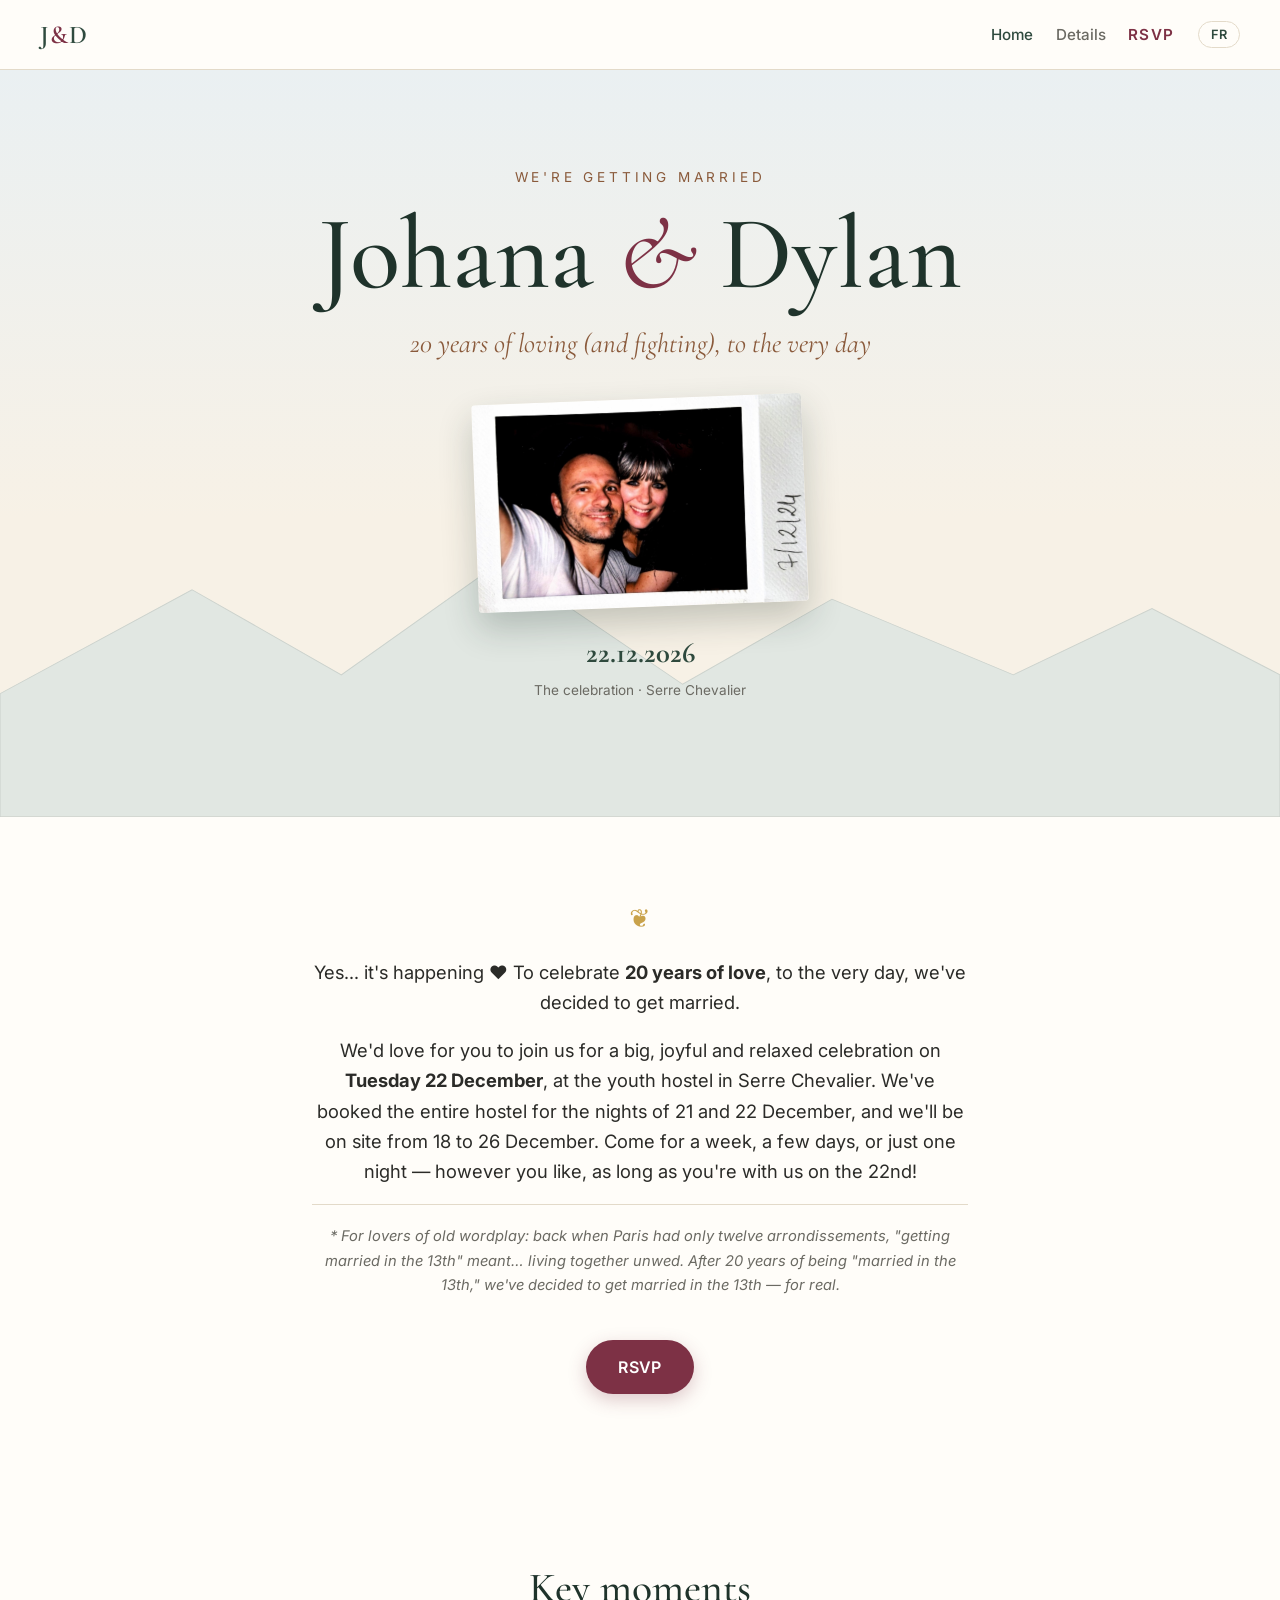
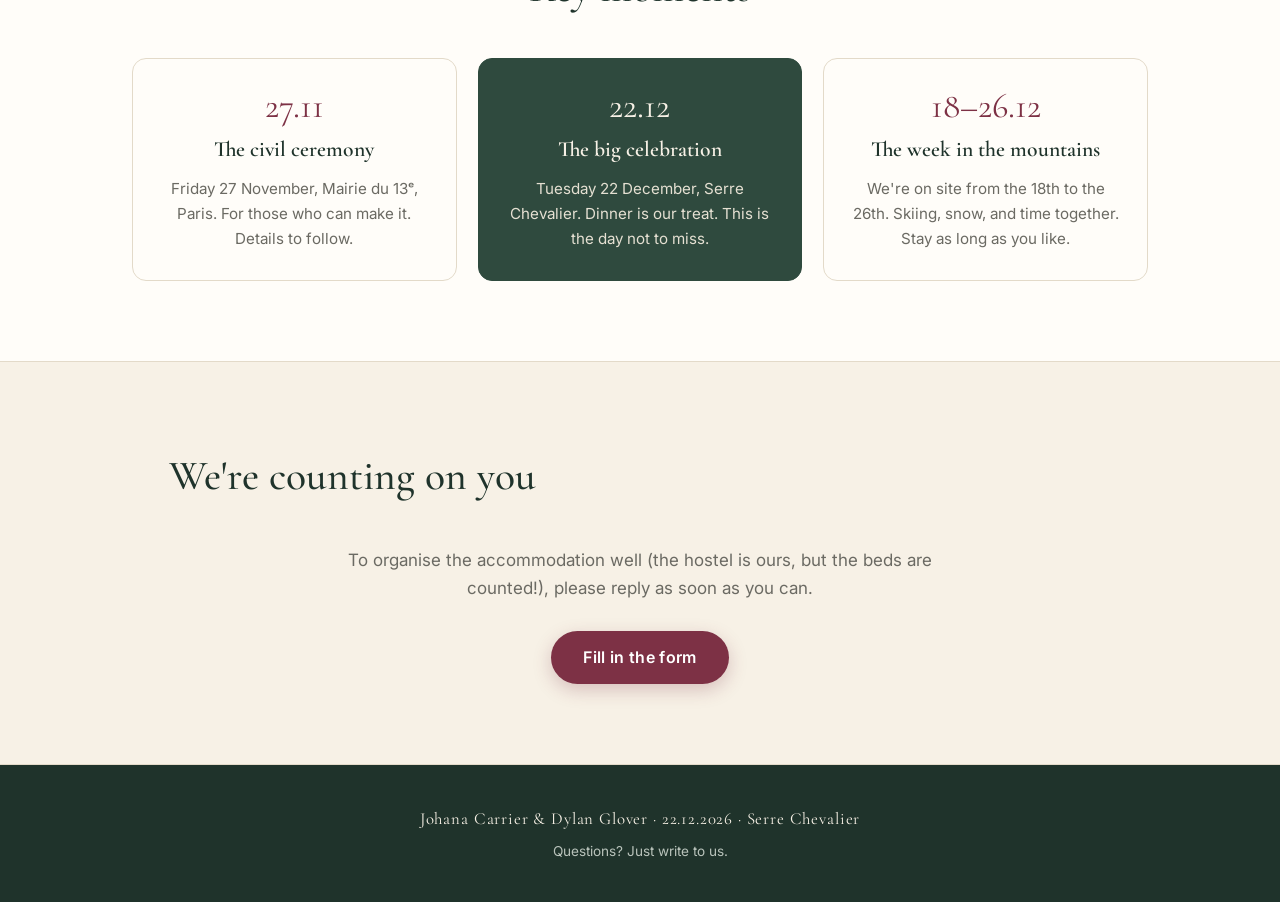
<file: index.html>
<!doctype html>
<html lang="fr" data-lang="fr">
<head>
  <meta charset="utf-8" />
  <meta name="viewport" content="width=device-width, initial-scale=1" />
  <title>Johana & Dylan · 22 décembre 2026</title>
  <meta name="description" content="Johana & Dylan se marient — 22 décembre 2026, Serre Chevalier." />
  <link rel="preconnect" href="https://fonts.googleapis.com" />
  <link rel="preconnect" href="https://fonts.gstatic.com" crossorigin />
  <link href="https://fonts.googleapis.com/css2?family=Cormorant+Garamond:ital,wght@0,400;0,500;0,600;1,400&family=Inter:wght@400;500;600&display=swap" rel="stylesheet" />
  <link rel="stylesheet" href="css/style.css" />
  <link rel="icon" href="assets/favicon.svg" />
</head>
<body>
  <!-- NAV -->
  <header class="nav">
    <a class="brand" href="index.html">J<span class="amp">&amp;</span>D</a>
    <nav class="nav-links">
      <a href="index.html" class="active"><span class="fr">Accueil</span><span class="en">Home</span></a>
      <a href="infos.html"><span class="fr">Infos pratiques</span><span class="en">Details</span></a>
      <a href="rsvp.html" class="cta-link">RSVP</a>
    </nav>
    <button class="lang-toggle" id="langToggle" aria-label="Language">
      <span class="fr">EN</span><span class="en">FR</span>
    </button>
  </header>

  <!-- HERO -->
  <section class="hero">
    <div class="peaks" aria-hidden="true">
      <svg viewBox="0 0 1200 300" preserveAspectRatio="none"><path d="M0,300 L0,170 L180,60 L320,150 L470,30 L640,160 L780,70 L950,150 L1080,80 L1200,150 L1200,300 Z"/></svg>
    </div>
    <div class="hero-inner">
      <p class="eyebrow"><span class="fr">Nous nous marions</span><span class="en">We're getting married</span></p>
      <h1 class="names">Johana <span class="amp">&amp;</span> Dylan</h1>
      <p class="tagline"><span class="fr">20 ans d'amour (et de chamailleries), jour pour jour</span><span class="en">20 years of loving (and fighting), to the very day</span></p>
      <img class="hero-photo" src="assets/couple.jpg" alt="Johana &amp; Dylan" loading="lazy" />
      <div class="hero-dates">
        <div><strong>22.12.2026</strong><span class="fr">La grande fête · Serre Chevalier</span><span class="en">The celebration · Serre Chevalier</span></div>
      </div>
    </div>
  </section>

  <!-- STORY -->
  <section class="section story">
    <span class="ornament">❦</span>
    <div class="fr">
      <p>Et oui… ❤️ Pour célébrer <strong>20 ans d'histoire d'amour</strong>, jour pour jour, nous avons décidé de nous marier.</p>
      <p>Nous vous donnons rendez-vous pour une grande fête, joyeuse et simple, le <strong>mardi 22 décembre</strong>, à l'auberge de jeunesse de Serre Chevalier. Nous avons privatisé toute l'auberge pour les nuits des 21 et 22 décembre. Nous y serons du 18 au 26 décembre : venez une semaine, quelques jours, une nuit… comme vous voulez, du moment que vous êtes avec nous le 22 !</p>
      <p class="wink">* Pour les amoureux des vieux jeux de mots : autrefois, quand Paris ne comptait que douze arrondissements, « se marier dans le 13ᵉ » signifiait… vivre en union libre. Après 20 ans à être « mariés dans le 13ᵉ », nous avons donc décidé de… nous marier dans le 13ᵉ, pour de vrai.</p>
    </div>
    <div class="en">
      <p>Yes… it's happening ❤️ To celebrate <strong>20 years of love</strong>, to the very day, we've decided to get married.</p>
      <p>We'd love for you to join us for a big, joyful and relaxed celebration on <strong>Tuesday 22 December</strong>, at the youth hostel in Serre Chevalier. We've booked the entire hostel for the nights of 21 and 22 December, and we'll be on site from 18 to 26 December. Come for a week, a few days, or just one night — however you like, as long as you're with us on the 22nd!</p>
      <p class="wink">* For lovers of old wordplay: back when Paris had only twelve arrondissements, "getting married in the 13th" meant… living together unwed. After 20 years of being "married in the 13th," we've decided to get married in the 13th — for real.</p>
    </div>
    <a href="rsvp.html" class="btn btn-primary" style="margin-top:1.6rem">
      <span class="fr">Répondre à l'invitation</span><span class="en">RSVP</span>
    </a>
  </section>

  <!-- KEY DATES -->
  <section class="section dates-grid">
    <h2><span class="fr">Les temps forts</span><span class="en">Key moments</span></h2>
    <div class="cards">
      <article class="card">
        <span class="card-date">27.11</span>
        <h3><span class="fr">La cérémonie civile</span><span class="en">The civil ceremony</span></h3>
        <p><span class="fr">Vendredi 27 novembre, Mairie du 13ᵉ, Paris. Pour celleux qui peuvent. Détails à venir.</span><span class="en">Friday 27 November, Mairie du 13ᵉ, Paris. For those who can make it. Details to follow.</span></p>
      </article>
      <article class="card highlight">
        <span class="card-date">22.12</span>
        <h3><span class="fr">La grande fête</span><span class="en">The big celebration</span></h3>
        <p><span class="fr">Mardi 22 décembre, Serre Chevalier. Le dîner est notre cadeau. C'est le jour à ne pas manquer.</span><span class="en">Tuesday 22 December, Serre Chevalier. Dinner is our treat. This is the day not to miss.</span></p>
      </article>
      <article class="card">
        <span class="card-date">18–26.12</span>
        <h3><span class="fr">La semaine à la montagne</span><span class="en">The week in the mountains</span></h3>
        <p><span class="fr">Nous sommes sur place du 18 au 26. Ski, neige, et du temps ensemble. Restez autant que vous voulez.</span><span class="en">We're on site from the 18th to the 26th. Skiing, snow, and time together. Stay as long as you like.</span></p>
      </article>
    </div>
  </section>

  <!-- CTA -->
  <section class="section cta-band">
    <h2><span class="fr">On compte sur vous</span><span class="en">We're counting on you</span></h2>
    <p><span class="fr">Pour organiser au mieux l'hébergement (l'auberge est privatisée mais les lits sont comptés !), merci de répondre dès que possible.</span><span class="en">To organise the accommodation well (the hostel is ours, but the beds are counted!), please reply as soon as you can.</span></p>
    <a href="rsvp.html" class="btn btn-primary"><span class="fr">Remplir le formulaire</span><span class="en">Fill in the form</span></a>
  </section>

  <footer class="footer">
    <p class="mono">Johana Carrier &amp; Dylan Glover · 22.12.2026 · Serre Chevalier</p>
    <p class="tiny"><span class="fr">Des questions ? Écrivez-nous.</span><span class="en">Questions? Just write to us.</span></p>
  </footer>

  <script src="js/main.js"></script>
</body>
</html>
</file>
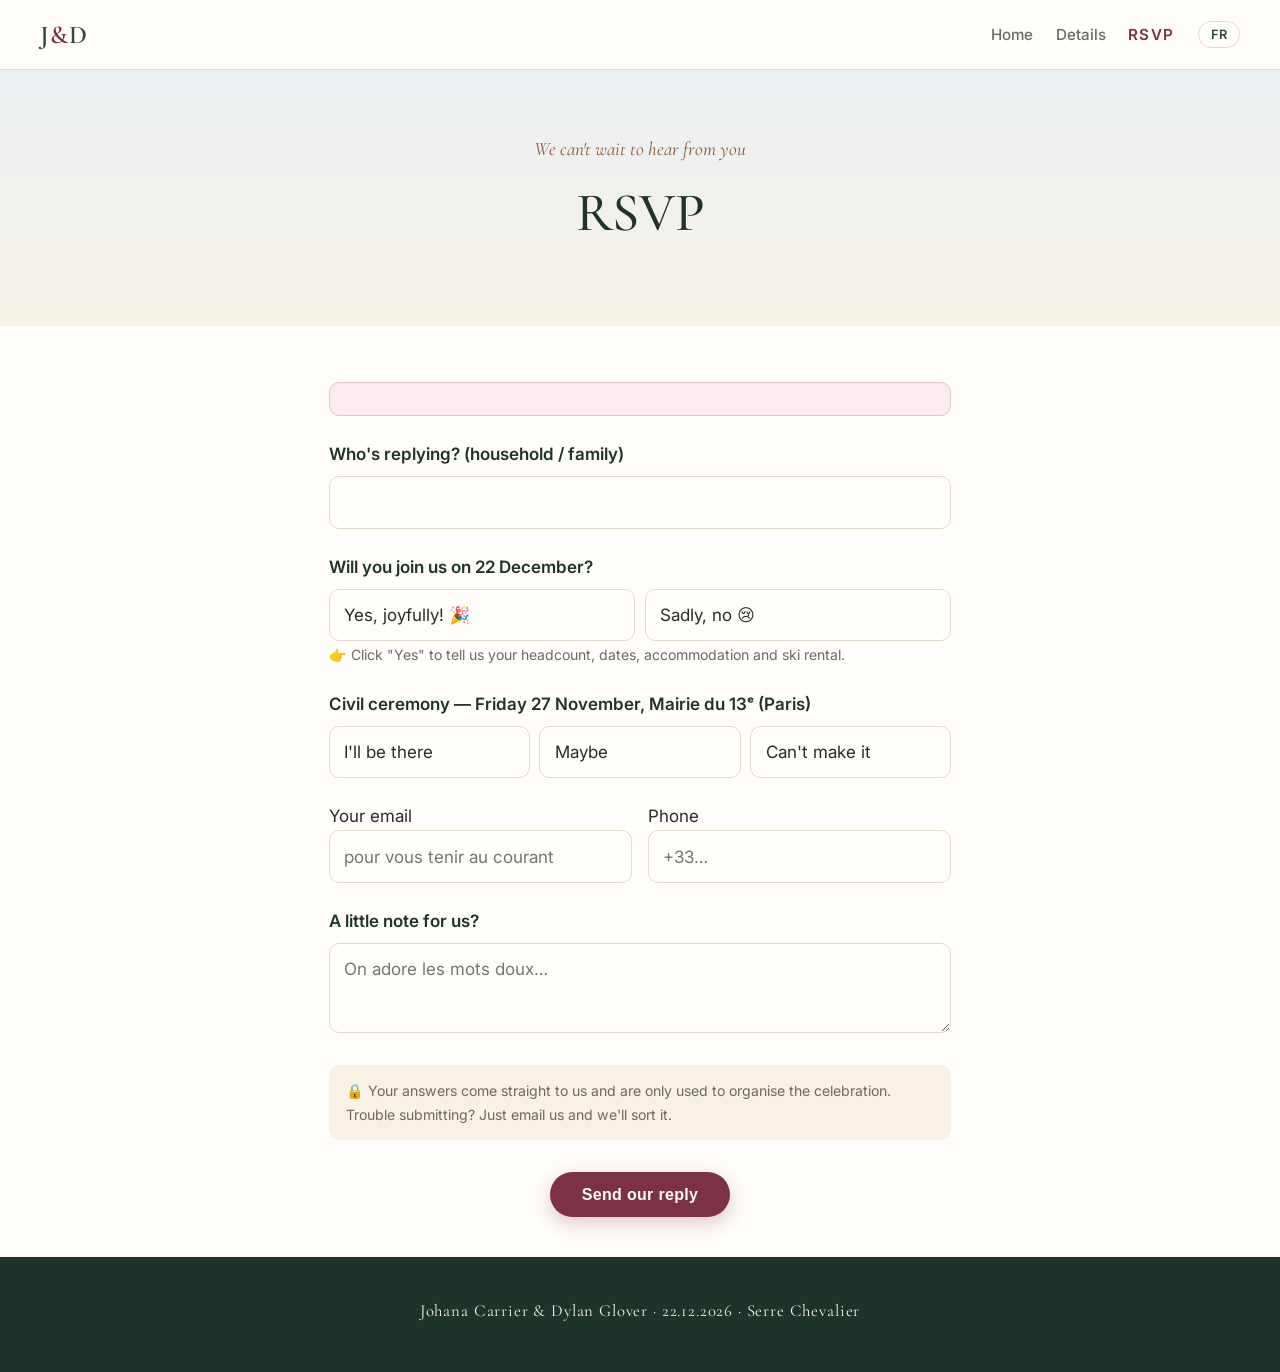
<file: rsvp.html>
<!doctype html>
<html lang="fr" data-lang="fr">
<head>
  <meta charset="utf-8" />
  <meta name="viewport" content="width=device-width, initial-scale=1" />
  <title>RSVP · Johana & Dylan</title>
  <link rel="preconnect" href="https://fonts.googleapis.com" />
  <link rel="preconnect" href="https://fonts.gstatic.com" crossorigin />
  <link href="https://fonts.googleapis.com/css2?family=Cormorant+Garamond:ital,wght@0,400;0,500;0,600;1,400&family=Inter:wght@400;500;600&display=swap" rel="stylesheet" />
  <link rel="stylesheet" href="css/style.css" />
  <link rel="icon" href="assets/favicon.svg" />
</head>
<body>
  <header class="nav">
    <a class="brand" href="index.html">J<span class="amp">&amp;</span>D</a>
    <nav class="nav-links">
      <a href="index.html"><span class="fr">Accueil</span><span class="en">Home</span></a>
      <a href="infos.html"><span class="fr">Infos pratiques</span><span class="en">Details</span></a>
      <a href="rsvp.html" class="active cta-link">RSVP</a>
    </nav>
    <button class="lang-toggle" id="langToggle"><span class="fr">EN</span><span class="en">FR</span></button>
  </header>

  <div class="page-head">
    <p id="greeting"><span class="fr">Nous avons hâte de vous lire</span><span class="en">We can't wait to hear from you</span></p>
    <h1>RSVP</h1>
  </div>

  <div class="form-wrap">
    <!-- THANK YOU (shown after submit) -->
    <div class="thankyou" id="thankyou">
      <span class="ornament">❦</span>
      <p class="big"><span class="fr">Merci !</span><span class="en">Thank you!</span></p>
      <p><span class="fr">Votre réponse est bien enregistrée. On se réjouit déjà. ❤️ Vous pouvez modifier votre réponse en renvoyant le formulaire à tout moment.</span>
         <span class="en">Your reply is saved. We're already thrilled. ❤️ You can change your answer any time by submitting the form again.</span></p>
      <a href="index.html" class="btn btn-ghost"><span class="fr">Retour à l'accueil</span><span class="en">Back home</span></a>
    </div>

    <form id="rsvpForm" novalidate>
      <div class="msg err" id="errBox"></div>

      <!-- Household -->
      <div class="field">
        <label for="household"><span class="fr">Qui répond ? (foyer / famille)</span><span class="en">Who's replying? (household / family)</span></label>
        <input type="text" id="household" name="household" required />
      </div>

      <!-- Attending -->
      <div class="field">
        <span class="qlabel"><span class="fr">Serez-vous des nôtres le 22 décembre ?</span><span class="en">Will you join us on 22 December?</span></span>
        <div class="optionset" data-toggle="attending">
          <label><input type="radio" name="attending" value="yes" required><span class="fr">Oui, avec joie ! 🎉</span><span class="en">Yes, joyfully! 🎉</span></label>
          <label><input type="radio" name="attending" value="no"><span class="fr">Hélas, non 😢</span><span class="en">Sadly, no 😢</span></label>
        </div>
        <span class="hint"><span class="fr">👉 Cliquez sur « Oui » pour indiquer le nombre de personnes, vos dates, l'hébergement et la location de ski.</span><span class="en">👉 Click "Yes" to tell us your headcount, dates, accommodation and ski rental.</span></span>
      </div>

      <!-- ===== BLOCK shown only if attending = yes ===== -->
      <div class="conditional" id="ifYes">

        <!-- Headcount — collected fresh, we don't rely on our old list -->
        <div class="field">
          <span class="qlabel"><span class="fr">Combien serez-vous ?</span><span class="en">How many of you?</span></span>
          <div class="row2">
            <div><label class="hint" for="over5"><span class="fr">Personnes de plus de 5 ans</span><span class="en">People over 5 years old</span></label>
              <input type="number" id="over5" name="over5" min="0" max="20" placeholder="0" /></div>
            <div><label class="hint" for="under5"><span class="fr">Jeunes enfants de 5 ans ou moins</span><span class="en">Little ones aged 5 or under</span></label>
              <input type="number" id="under5" name="under5" min="0" max="10" placeholder="0" /></div>
          </div>
          <span class="hint"><span class="fr">Les 5 ans et moins peuvent dormir en lit parapluie (nuit offerte, dîner à 7,50 €). Merci de compter tout le monde, même vous !</span><span class="en">Children 5 and under can sleep in a travel cot (night free, dinner €7.50). Please count everyone, yourselves included!</span></span>
        </div>

        <!-- Cots — only if there are little ones -->
        <div class="conditional" id="ifCots">
          <div class="field">
            <span class="qlabel"><span class="fr">Pourrez-vous apporter votre lit parapluie ?</span><span class="en">Will you be able to bring your own travel cot?</span></span>
            <div class="optionset">
              <label><input type="radio" name="cots" value="apporte"><span class="fr">Oui, on l'apporte</span><span class="en">Yes, we'll bring one</span></label>
              <label><input type="radio" name="cots" value="besoin"><span class="fr">Non, il nous en faut un</span><span class="en">No, we'll need one</span></label>
            </div>
            <span class="hint"><span class="fr">L'auberge en prête 2, attribués aux premières réponses.</span><span class="en">The hostel lends 2, given to the earliest replies.</span></span>
          </div>
        </div>

        <!-- Dates / nights -->
        <div class="field">
          <span class="qlabel"><span class="fr">Quelles nuits serez-vous là ?</span><span class="en">Which nights will you be there?</span></span>
          <span class="hint"><span class="fr">Du vendredi 18 au samedi 26 décembre. Cochez chaque nuit où vous dormez sur place. La nuit du mardi 22 (★) est la grande fête !</span><span class="en">Friday 18 to Saturday 26 December. Tick each night you'll sleep on site. The night of Tuesday the 22nd (★) is the big celebration!</span></span>
          <div class="nights" id="nights"></div>
        </div>

        <!-- Accommodation -->
        <div class="field">
          <span class="qlabel"><span class="fr">Où souhaitez-vous dormir ?</span><span class="en">Where would you like to sleep?</span></span>
          <div class="optionset">
            <label><input type="radio" name="lodging" value="auberge"><span class="fr">À l'auberge (demi-pension)</span><span class="en">At the hostel (half-board)</span></label>
            <label><input type="radio" name="lodging" value="grandaigle"><span class="fr">Au Grand Aigle (vous vous occupez de votre résa)</span><span class="en">At Le Grand Aigle (you handle your own booking)</span></label>
            <label><input type="radio" name="lodging" value="own"><span class="fr">Mon propre hébergement</span><span class="en">My own arrangement</span></label>
            <label><input type="radio" name="lodging" value="dayonly"><span class="fr">Je repars le 22 après la fête</span><span class="en">I'll head home on the 22nd after the party</span></label>
          </div>
        </div>

        <!-- Room preferences (only if auberge) -->
        <div class="conditional" id="ifAuberge">
          <div class="field">
            <label for="roomwith"><span class="fr">Avec qui aimeriez-vous partager une chambre ?</span><span class="en">Who would you like to share a room with?</span></label>
            <input type="text" id="roomwith" name="roomwith" placeholder="Ex : à côté de la famille X, ou entre nous" />
          </div>
        </div>

        <!-- Ski / snowboard rental at the auberge -->
        <div class="field">
          <span class="qlabel"><span class="fr">Location de ski / snowboard à l'auberge ?</span><span class="en">Ski / snowboard rental at the hostel?</span></span>
          <span class="hint"><span class="fr">Location directement à l'auberge : 35 €/jour ou 65 €/semaine pour le matériel complet. Dites-nous quoi et quels jours.</span><span class="en">Rented directly at the hostel: €35/day or €65/week for the full kit. Tell us what and which days.</span></span>
          <div class="optionset" style="margin-top:.5rem">
            <label><input type="radio" name="ski_type" value="none"><span class="fr">Pas de location</span><span class="en">No rental</span></label>
            <label><input type="radio" name="ski_type" value="ski"><span class="fr">Ski</span><span class="en">Skis</span></label>
            <label><input type="radio" name="ski_type" value="snowboard"><span class="fr">Snowboard</span><span class="en">Snowboard</span></label>
            <label><input type="radio" name="ski_type" value="both"><span class="fr">Les deux</span><span class="en">Both</span></label>
          </div>
          <div class="conditional" id="ifSki">
            <div class="field">
              <span class="qlabel"><span class="fr">Formule</span><span class="en">Rate</span></span>
              <div class="optionset">
                <label><input type="radio" name="ski_period" value="day"><span class="fr">À la journée (35 €)</span><span class="en">Per day (€35)</span></label>
                <label><input type="radio" name="ski_period" value="week"><span class="fr">À la semaine (65 €)</span><span class="en">Per week (€65)</span></label>
              </div>
            </div>
            <div class="field">
              <label for="ski_people"><span class="fr">Pour combien de personnes ?</span><span class="en">For how many people?</span></label>
              <input type="number" id="ski_people" name="ski_people" min="1" max="20" placeholder="0" />
            </div>
            <div class="field">
              <span class="qlabel"><span class="fr">Quels jours ? (surtout si formule journée)</span><span class="en">Which days? (mainly if per-day)</span></span>
              <div class="nights" id="skidays"></div>
            </div>
            <div class="field">
              <label for="ski_sizes"><span class="fr">Tailles, pointures et niveau (pour chaque participant·e)</span><span class="en">Heights, shoe sizes and level (for each participant)</span></label>
              <input type="text" id="ski_sizes" name="ski_sizes" placeholder="Léa 1m20 / 32 / débutante — Tom 1m75 / 42 / confirmé" />
              <span class="hint"><span class="fr">Pas encore sûr·e des tailles ? Laissez vide, on affinera ensemble à l'approche.</span><span class="en">Not sure of sizes yet? Leave it blank — we'll sort the details closer to the date.</span></span>
            </div>
          </div>
        </div>

        <!-- Travel -->
        <div class="field">
          <span class="qlabel"><span class="fr">Comment venez-vous ?</span><span class="en">How are you getting there?</span></span>
          <div class="optionset">
            <label><input type="radio" name="travel" value="train"><span class="fr">En train (Briançon + navette)</span><span class="en">By train (Briançon + shuttle)</span></label>
            <label><input type="radio" name="travel" value="car"><span class="fr">En voiture</span><span class="en">By car</span></label>
            <label><input type="radio" name="travel" value="plane"><span class="fr">En avion</span><span class="en">By plane</span></label>
            <label><input type="radio" name="travel" value="unsure"><span class="fr">Pas encore décidé</span><span class="en">Not sure yet</span></label>
          </div>
        </div>

        <!-- Carpool -->
        <div class="field">
          <span class="qlabel"><span class="fr">Covoiturage</span><span class="en">Carpooling</span></span>
          <div class="optionset">
            <label><input type="radio" name="carpool" value="cherche"><span class="fr">Je cherche un covoiturage</span><span class="en">I'm looking for a ride</span></label>
            <label><input type="radio" name="carpool" value="propose"><span class="fr">Je propose un covoiturage</span><span class="en">I can offer a ride</span></label>
          </div>
          <div class="conditional" id="ifCarpoolSeats">
            <div class="field">
              <label for="carpool_seats"><span class="fr">Combien de places proposez-vous ?</span><span class="en">How many seats can you offer?</span></label>
              <select id="carpool_seats" name="carpool_seats" style="max-width:140px">
                <option value="">—</option>
                <option>1</option><option>2</option><option>3</option><option>4</option><option>5</option><option>6</option>
              </select>
            </div>
          </div>
        </div>

        <!-- Children ages -->
        <div class="field">
          <label for="childages"><span class="fr">Âges des enfants</span><span class="en">Children's ages</span></label>
          <input type="text" id="childages" name="childages" placeholder="Ex : 3, 6, 9" />
        </div>

        <!-- Dietary -->
        <div class="field">
          <label for="diet"><span class="fr">Régimes / allergies alimentaires</span><span class="en">Dietary needs / allergies</span></label>
          <input type="text" id="diet" name="diet" placeholder="Végétarien, sans gluten, allergies…" />
        </div>
      </div><!-- /ifYes -->

      <!-- Civil ceremony (everyone) -->
      <div class="field">
        <span class="qlabel"><span class="fr">Cérémonie civile — vendredi 27 novembre, mairie du 13ᵉ (Paris)</span><span class="en">Civil ceremony — Friday 27 November, Mairie du 13ᵉ (Paris)</span></span>
        <div class="optionset">
          <label><input type="radio" name="ceremony" value="yes"><span class="fr">J'y serai</span><span class="en">I'll be there</span></label>
          <label><input type="radio" name="ceremony" value="maybe"><span class="fr">Peut-être</span><span class="en">Maybe</span></label>
          <label><input type="radio" name="ceremony" value="no"><span class="fr">Pas possible</span><span class="en">Can't make it</span></label>
        </div>
      </div>

      <!-- Contact -->
      <div class="field row2">
        <div><label for="email"><span class="fr">Votre email</span><span class="en">Your email</span></label>
          <input type="email" id="email" name="email" placeholder="pour vous tenir au courant" /></div>
        <div><label for="phone"><span class="fr">Téléphone</span><span class="en">Phone</span></label>
          <input type="text" id="phone" name="phone" placeholder="+33…" /></div>
      </div>

      <!-- Message -->
      <div class="field">
        <label for="message"><span class="fr">Un petit mot pour nous ?</span><span class="en">A little note for us?</span></label>
        <textarea id="message" name="message" placeholder="On adore les mots doux…"></textarea>
      </div>

      <div class="form-note">
        <span class="fr">🔒 Vos réponses nous parviennent directement et ne servent qu'à organiser la fête. Un souci pour envoyer ? Écrivez-nous, on s'occupe de tout.</span>
        <span class="en">🔒 Your answers come straight to us and are only used to organise the celebration. Trouble submitting? Just email us and we'll sort it.</span>
      </div>

      <input type="hidden" name="id" id="guestId" value="" />
      <input type="hidden" name="submittedLang" id="submittedLang" value="fr" />

      <div class="submitrow">
        <button type="submit" class="btn btn-primary" id="submitBtn">
          <span class="fr">Envoyer notre réponse</span><span class="en">Send our reply</span>
        </button>
      </div>
    </form>
  </div>

  <footer class="footer">
    <p class="mono">Johana Carrier &amp; Dylan Glover · 22.12.2026 · Serre Chevalier</p>
  </footer>

  <script src="js/main.js"></script>
  <script src="js/rsvp.js"></script>
</body>
</html>
</file>
<file: css/style.css>
:root{
  --pine:#2f4a3e; --pine-dark:#1f332b; --wood:#8a5a3b;
  --cream:#f7f1e6; --snow:#fffdf9; --berry:#7d3145; --gold:#c9a24b;
  --ink:#2b2b28; --muted:#6b6a63; --line:#e3dac9;
  --radius:14px; --maxw:1080px;
  --serif:"Cormorant Garamond",Georgia,serif;
  --sans:"Inter",system-ui,-apple-system,sans-serif;
}
*{box-sizing:border-box}
html,body{margin:0}
body{font-family:var(--sans);color:var(--ink);background:var(--snow);line-height:1.65;font-size:17px}
img{max-width:100%}
a{color:var(--pine);text-decoration:none}

/* language switch */
[data-lang="fr"] .en{display:none}
[data-lang="en"] .fr{display:none}

/* NAV */
.nav{position:sticky;top:0;z-index:20;display:flex;align-items:center;gap:1.5rem;
  padding:.85rem clamp(1rem,4vw,2.5rem);background:rgba(255,253,249,.9);
  backdrop-filter:blur(8px);border-bottom:1px solid var(--line)}
.brand{font-family:var(--serif);font-size:1.6rem;font-weight:600;color:var(--pine);letter-spacing:.03em}
.brand .amp{color:var(--berry)}
.nav-links{display:flex;gap:1.4rem;margin-left:auto;align-items:center;font-size:.95rem}
.nav-links a{color:var(--muted);font-weight:500}
.nav-links a.active,.nav-links a:hover{color:var(--pine)}
.cta-link{color:var(--berry)!important;font-weight:600!important;letter-spacing:.08em}
.lang-toggle{border:1px solid var(--line);background:transparent;border-radius:999px;
  padding:.3rem .75rem;font-family:var(--sans);font-weight:600;font-size:.8rem;color:var(--pine);cursor:pointer}
.lang-toggle:hover{background:var(--cream)}

/* HERO */
.hero{position:relative;overflow:hidden;background:linear-gradient(180deg,#eaf0f2 0%,var(--cream) 60%);
  padding:clamp(3rem,9vw,6rem) 1.5rem 0;text-align:center}
.peaks{position:absolute;left:0;right:0;bottom:0;height:38%;opacity:.9}
.peaks svg{width:100%;height:100%}
.peaks path{fill:#dfe6e2;stroke:#c7cfca;stroke-width:1}
.hero-inner{position:relative;z-index:2;max-width:760px;margin:0 auto;padding-bottom:5rem}
.eyebrow{font-size:.85rem;letter-spacing:.28em;text-transform:uppercase;color:var(--wood);margin:0 0 .8rem}
.names{font-family:var(--serif);font-weight:500;font-size:clamp(3rem,11vw,6.5rem);line-height:1;margin:0;color:var(--pine-dark)}
.names .amp{color:var(--berry);font-style:italic;font-weight:400}
.tagline{font-family:var(--serif);font-style:italic;font-size:clamp(1.2rem,3.5vw,1.7rem);color:var(--wood);margin:1rem 0 2rem}
.hero-photo{display:block;width:min(330px,74vw);margin:1.7rem auto .4rem;transform:rotate(-2.2deg);
  border-radius:4px;box-shadow:0 16px 34px rgba(31,51,43,.24);transition:transform .3s ease}
.hero-photo:hover{transform:rotate(0deg) scale(1.02)}
.hero-dates{display:flex;justify-content:center;gap:2rem;margin:1.4rem 0 2.2rem}
.hero-dates div{display:flex;flex-direction:column;gap:.15rem}
.hero-dates strong{font-family:var(--serif);font-size:1.8rem;color:var(--pine)}
.hero-dates span{font-size:.85rem;color:var(--muted)}

/* BUTTONS */
.btn{display:inline-block;padding:.85rem 2rem;border-radius:999px;font-weight:600;font-size:1rem;
  cursor:pointer;border:none;transition:transform .12s ease,box-shadow .2s ease;letter-spacing:.02em}
.btn-primary{background:var(--berry);color:#fff;box-shadow:0 6px 18px rgba(125,49,69,.25)}
.btn-primary:hover{transform:translateY(-2px);box-shadow:0 10px 24px rgba(125,49,69,.32)}
.btn-ghost{background:transparent;border:1.5px solid var(--pine);color:var(--pine)}
.btn:disabled{opacity:.5;cursor:wait;transform:none}

/* SECTIONS */
.section{max-width:var(--maxw);margin:0 auto;padding:clamp(3rem,7vw,5rem) clamp(1.2rem,5vw,2rem)}
.section h2{font-family:var(--serif);font-size:clamp(1.8rem,5vw,2.6rem);color:var(--pine-dark);text-align:center;margin:0 0 2.2rem;font-weight:500}
.story{max-width:720px;text-align:center;font-size:1.15rem}
.story p{margin:1.1rem 0}
.ornament{display:block;font-size:1.6rem;color:var(--gold);margin-bottom:1rem}
.wink{font-size:.92rem;color:var(--muted);font-style:italic;border-top:1px solid var(--line);padding-top:1.2rem;margin-top:1.8rem}

/* CARDS */
.cards{display:grid;grid-template-columns:repeat(auto-fit,minmax(240px,1fr));gap:1.3rem}
.card{background:var(--snow);border:1px solid var(--line);border-radius:var(--radius);padding:1.8rem 1.5rem;text-align:center}
.card.highlight{background:var(--pine);color:var(--cream);border-color:var(--pine)}
.card.highlight h3,.card.highlight .card-date{color:var(--cream)}
.card.highlight p{color:#e5e0d2}
.card-date{font-family:var(--serif);font-size:2.2rem;color:var(--berry);display:block;line-height:1}
.card h3{font-family:var(--serif);font-weight:600;font-size:1.35rem;margin:.6rem 0 .5rem;color:var(--pine-dark)}
.card p{font-size:.95rem;color:var(--muted);margin:0}

/* CTA BAND */
.cta-band{text-align:center;background:var(--cream);max-width:none;border-top:1px solid var(--line);border-bottom:1px solid var(--line)}
.cta-band>*{max-width:640px;margin-left:auto;margin-right:auto}
.cta-band p{color:var(--muted);margin-bottom:1.8rem}

/* FOOTER */
.footer{text-align:center;padding:2.5rem 1.5rem;background:var(--pine-dark);color:var(--cream)}
.footer .mono{font-family:var(--serif);letter-spacing:.05em;font-size:1.05rem;margin:0 0 .4rem}
.footer .tiny{font-size:.85rem;color:#b9c3bb;margin:0}

/* ===== INFOS PAGE ===== */
.page-head{text-align:center;background:linear-gradient(180deg,#eaf0f2,var(--cream));padding:clamp(2.5rem,7vw,4rem) 1.5rem}
.page-head h1{font-family:var(--serif);font-weight:500;font-size:clamp(2.2rem,7vw,3.4rem);color:var(--pine-dark);margin:.2rem 0}
.page-head p{color:var(--wood);font-style:italic;font-family:var(--serif);font-size:1.2rem;margin:0}
.info-block{max-width:820px;margin:0 auto;padding:clamp(2rem,5vw,3rem) clamp(1.2rem,5vw,2rem);border-bottom:1px solid var(--line)}
.info-block h2{font-family:var(--serif);font-size:1.8rem;color:var(--pine);margin:0 0 1rem;display:flex;align-items:center;gap:.6rem}
.info-block h2 .ic{font-size:1.5rem}
.info-block h3{font-family:var(--serif);font-size:1.25rem;color:var(--pine-dark);margin:1.4rem 0 .4rem}
.info-block p,.info-block li{color:#43423d}
.pricetable{width:100%;border-collapse:collapse;margin:1rem 0;font-size:.97rem}
.pricetable td{padding:.6rem .5rem;border-bottom:1px solid var(--line);vertical-align:top}
.pricetable td:last-child{text-align:right;font-weight:600;color:var(--pine);white-space:nowrap}
.pill{display:inline-block;background:var(--cream);border:1px solid var(--line);border-radius:999px;padding:.15rem .7rem;font-size:.82rem;color:var(--wood);margin:.15rem .2rem}
.callout{background:var(--cream);border-left:3px solid var(--gold);border-radius:8px;padding:1rem 1.2rem;margin:1.2rem 0;font-size:.95rem}
.callout.warn{border-left-color:var(--berry)}
.roomgrid{display:grid;grid-template-columns:repeat(auto-fit,minmax(130px,1fr));gap:.8rem;margin:1rem 0}
.roomgrid .rc{background:var(--snow);border:1px solid var(--line);border-radius:10px;padding:1rem;text-align:center}
.roomgrid .rc b{font-family:var(--serif);font-size:1.8rem;color:var(--berry);display:block}
.linkrow{display:flex;flex-wrap:wrap;gap:.8rem;margin-top:1rem}
/* discover tiles + photo gallery */
.tiles{display:grid;grid-template-columns:repeat(auto-fit,minmax(160px,1fr));gap:1rem;margin-top:1.3rem}
.tile{position:relative;display:flex;flex-direction:column;justify-content:flex-end;min-height:150px;border-radius:14px;
  padding:1rem 1.1rem;color:#fff;text-decoration:none;overflow:hidden;box-shadow:0 6px 16px rgba(0,0,0,.12);transition:transform .15s}
.tile:hover{transform:translateY(-3px)}
.tile .emoji{font-size:1.8rem}
.tile .cap{font-family:var(--serif);font-size:1.25rem;font-weight:600;margin-top:.15rem;color:#fff}
.tile .sub{font-size:.78rem;opacity:.92}
.tile.t1{background:linear-gradient(160deg,#4a7ba6,#2f4a3e)}
.tile.t2{background:linear-gradient(160deg,#8a5a3b,#4a2f1d)}
.tile.t3{background:linear-gradient(160deg,#6c8ea0,#2f4a3e)}
.tile.t4{background:linear-gradient(160deg,#7d3145,#4a1d2a)}
.gallery{display:grid;grid-template-columns:repeat(auto-fit,minmax(150px,1fr));gap:.7rem;margin-top:1.3rem}
.gallery img{width:100%;height:150px;object-fit:cover;border-radius:12px;border:1px solid var(--line);display:block}
.faq details{border:1px solid var(--line);border-radius:10px;padding:.4rem 1rem;margin:.6rem 0;background:var(--snow)}
.faq summary{cursor:pointer;font-weight:600;color:var(--pine);padding:.6rem 0}
.faq p{margin:.3rem 0 .9rem}

/* ===== RSVP FORM ===== */
.form-wrap{max-width:680px;margin:0 auto;padding:clamp(1.5rem,5vw,2.5rem) clamp(1.1rem,5vw,1.8rem)}
.field{margin:1.5rem 0}
.field>label,.field .qlabel{display:block;font-weight:600;color:var(--pine-dark);margin-bottom:.5rem}
.field .hint{font-weight:400;color:var(--muted);font-size:.88rem;display:block;margin-top:.1rem}
input[type=text],input[type=email],input[type=number],textarea,select{
  width:100%;padding:.7rem .9rem;border:1px solid var(--line);border-radius:10px;font:inherit;background:var(--snow);color:var(--ink)}
input:focus,textarea:focus,select:focus{outline:none;border-color:var(--pine);box-shadow:0 0 0 3px rgba(47,74,62,.12)}
textarea{min-height:90px;resize:vertical}
.row2{display:grid;grid-template-columns:1fr 1fr;gap:1rem}
.optionset{display:flex;flex-wrap:wrap;gap:.6rem}
.optionset label{flex:1;min-width:140px;border:1px solid var(--line);border-radius:10px;padding:.7rem .9rem;cursor:pointer;background:var(--snow);transition:.15s}
.optionset input{position:absolute;opacity:0}
.optionset label:has(input:checked){border-color:var(--berry);background:#fdf3f5;box-shadow:0 0 0 2px rgba(125,49,69,.15)}
.nights{display:grid;grid-template-columns:repeat(auto-fit,minmax(72px,1fr));gap:.5rem}
.nights label{text-align:center;border:1px solid var(--line);border-radius:10px;padding:.6rem .2rem;cursor:pointer;font-size:.85rem;background:var(--snow)}
.nights label:has(input:checked){border-color:var(--pine);background:var(--pine);color:var(--cream)}
.nights label b{display:block;font-family:var(--serif);font-size:1.3rem;line-height:1.1}
.nights label .dow{display:block;font-size:.72rem;font-weight:600;letter-spacing:.03em;opacity:.75}
.nights label .mth{display:block;font-size:.7rem;opacity:.7}
.nights input{position:absolute;opacity:0}
.conditional{display:none}
.conditional.show{display:block;animation:fade .3s ease}
@keyframes fade{from{opacity:0;transform:translateY(-4px)}to{opacity:1}}
.form-note{font-size:.88rem;color:var(--muted);background:var(--cream);border-radius:10px;padding:.9rem 1.1rem;margin:1.2rem 0}
.msg{padding:1rem 1.2rem;border-radius:10px;margin:1rem 0;display:none}
.msg.err{display:block;background:#fbeaee;color:var(--berry);border:1px solid #e6c3cd}
.thankyou{display:none;text-align:center;padding:3rem 1rem}
.thankyou.show{display:block}
.thankyou .big{font-family:var(--serif);font-size:2.4rem;color:var(--pine);margin:.5rem 0}
.submitrow{text-align:center;margin-top:2rem}

@media(max-width:560px){
  .hero-dates{flex-direction:column;gap:.8rem}
  .row2{grid-template-columns:1fr}
  .nav-links{gap:1rem}
  body{font-size:16px}
}
</file>
